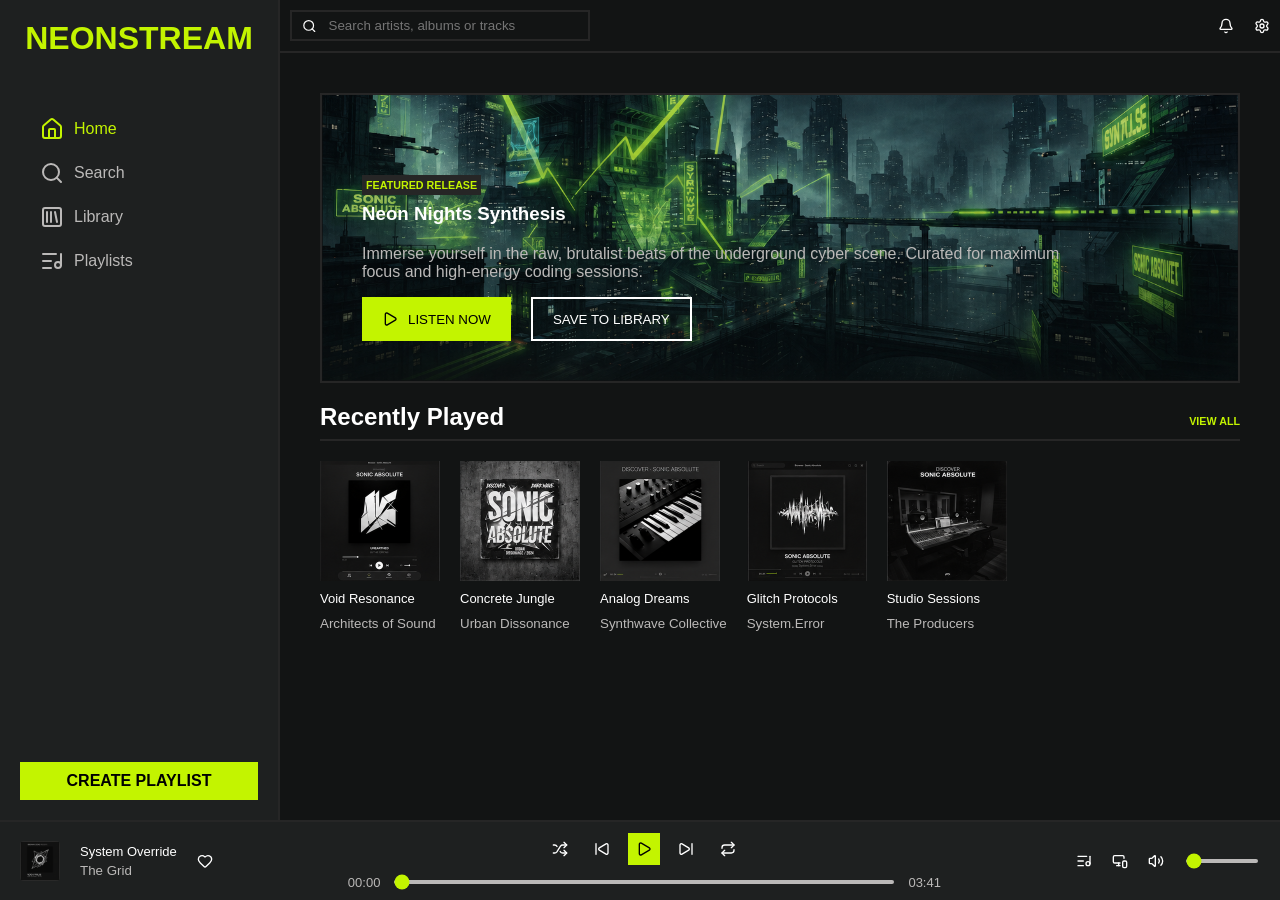
<file: index.html>
<!doctype html>
<html lang="en">
  <head>
    <meta charset="UTF-8" />
    <meta name="viewport" content="width=device-width, initial-scale=1.0" />
    <title>Music Streaming UI</title>
    <link rel="stylesheet" href="styles.css" />
  </head>
  <body>
    <main>
      <aside>
        <div class="logo">NEONSTREAM</div>
        <nav>
          <a href="#" class="active"
            ><svg
              xmlns="http://www.w3.org/2000/svg"
              width="24"
              height="24"
              viewBox="0 0 24 24"
              fill="none"
              stroke="currentColor"
              stroke-width="2"
              stroke-linecap="round"
              stroke-linejoin="round"
              class="lucide lucide-house-icon lucide-house"
            >
              <path d="M15 21v-8a1 1 0 0 0-1-1h-4a1 1 0 0 0-1 1v8" />
              <path
                d="M3 10a2 2 0 0 1 .709-1.528l7-6a2 2 0 0 1 2.582 0l7 6A2 2 0 0 1 21 10v9a2 2 0 0 1-2 2H5a2 2 0 0 1-2-2z"
              />
            </svg>
            Home</a
          >
          <a href="#"
            ><svg
              xmlns="http://www.w3.org/2000/svg"
              width="24"
              height="24"
              viewBox="0 0 24 24"
              fill="none"
              stroke="currentColor"
              stroke-width="2"
              stroke-linecap="round"
              stroke-linejoin="round"
              class="lucide lucide-search-icon lucide-search"
            >
              <path d="m21 21-4.34-4.34" />
              <circle cx="11" cy="11" r="8" />
            </svg>
            Search</a
          >
          <a href="#"
            ><svg
              xmlns="http://www.w3.org/2000/svg"
              width="24"
              height="24"
              viewBox="0 0 24 24"
              fill="none"
              stroke="currentColor"
              stroke-width="2"
              stroke-linecap="round"
              stroke-linejoin="round"
              class="lucide lucide-square-library-icon lucide-square-library"
            >
              <rect width="18" height="18" x="3" y="3" rx="2" />
              <path d="M7 7v10" />
              <path d="M11 7v10" />
              <path d="m15 7 2 10" />
            </svg>
            Library</a
          >
          <a href="#"
            ><svg
              xmlns="http://www.w3.org/2000/svg"
              width="24"
              height="24"
              viewBox="0 0 24 24"
              fill="none"
              stroke="currentColor"
              stroke-width="2"
              stroke-linecap="round"
              stroke-linejoin="round"
              class="lucide lucide-list-music-icon lucide-list-music"
            >
              <path d="M16 5H3" />
              <path d="M11 12H3" />
              <path d="M11 19H3" />
              <path d="M21 16V5" />
              <circle cx="18" cy="16" r="3" />
            </svg>
            Playlists</a
          >
        </nav>
        <button class="playlist-btn">CREATE PLAYLIST</button>
      </aside>
      <section>
        <header>
          <div class="search-bar">
            <svg
              xmlns="http://www.w3.org/2000/svg"
              width="24"
              height="24"
              viewBox="0 0 24 24"
              fill="none"
              stroke="currentColor"
              stroke-width="2"
              stroke-linecap="round"
              stroke-linejoin="round"
              class="lucide lucide-search-icon lucide-search"
            >
              <path d="m21 21-4.34-4.34" />
              <circle cx="11" cy="11" r="8" />
            </svg>
            <input type="text" placeholder="Search artists, albums or tracks" />
          </div>
          <div>
            <svg
              xmlns="http://www.w3.org/2000/svg"
              width="24"
              height="24"
              viewBox="0 0 24 24"
              fill="none"
              stroke="currentColor"
              stroke-width="2"
              stroke-linecap="round"
              stroke-linejoin="round"
              class="lucide lucide-bell-icon lucide-bell"
            >
              <path d="M10.268 21a2 2 0 0 0 3.464 0" />
              <path
                d="M3.262 15.326A1 1 0 0 0 4 17h16a1 1 0 0 0 .74-1.673C19.41 13.956 18 12.499 18 8A6 6 0 0 0 6 8c0 4.499-1.411 5.956-2.738 7.326"
              />
            </svg>
            <svg
              xmlns="http://www.w3.org/2000/svg"
              width="24"
              height="24"
              viewBox="0 0 24 24"
              fill="none"
              stroke="currentColor"
              stroke-width="2"
              stroke-linecap="round"
              stroke-linejoin="round"
              class="lucide lucide-settings-icon lucide-settings"
            >
              <path
                d="M9.671 4.136a2.34 2.34 0 0 1 4.659 0 2.34 2.34 0 0 0 3.319 1.915 2.34 2.34 0 0 1 2.33 4.033 2.34 2.34 0 0 0 0 3.831 2.34 2.34 0 0 1-2.33 4.033 2.34 2.34 0 0 0-3.319 1.915 2.34 2.34 0 0 1-4.659 0 2.34 2.34 0 0 0-3.32-1.915 2.34 2.34 0 0 1-2.33-4.033 2.34 2.34 0 0 0 0-3.831A2.34 2.34 0 0 1 6.35 6.051a2.34 2.34 0 0 0 3.319-1.915"
              />
              <circle cx="12" cy="12" r="3" />
            </svg>
          </div>
        </header>
        <div class="page">
          <section class="hero">
            <div>
              <h6>FEATURED RELEASE</h6>
              <h1>Neon Nights Synthesis</h1>
              <p>
                Immerse yourself in the raw, brutalist beats of the underground
                cyber scene. Curated for maximum focus and high-energy coding
                sessions.
              </p>
              <div class="buttons">
                <button class="primary">
                  <svg
                    xmlns="http://www.w3.org/2000/svg"
                    width="24"
                    height="24"
                    viewBox="0 0 24 24"
                    fill="none"
                    stroke="currentColor"
                    stroke-width="2"
                    stroke-linecap="round"
                    stroke-linejoin="round"
                    class="lucide lucide-play-icon lucide-play"
                  >
                    <path
                      d="M5 5a2 2 0 0 1 3.008-1.728l11.997 6.998a2 2 0 0 1 .003 3.458l-12 7A2 2 0 0 1 5 19z"
                    />
                  </svg>
                  LISTEN NOW
                </button>
                <button>SAVE TO LIBRARY</button>
              </div>
            </div>
          </section>
          <section class="recently-played">
            <div class="header">
              <h2>Recently Played</h2>
              <h6>VIEW ALL</h6>
            </div>
            <div class="cards">
              <div>
                <img src="./images/music-01.png" alt="Music 1 Cover" />
                <div class="title">Void Resonance</div>
                <div class="artist">Architects of Sound</div>
              </div>
              <div>
                <img src="./images/music-02.png" alt="Music 2 Cover" />
                <div class="title">Concrete Jungle</div>
                <div class="artist">Urban Dissonance</div>
              </div>
              <div>
                <img src="./images/music-03.png" alt="Music 3 Cover" />
                <div class="title">Analog Dreams</div>
                <div class="artist">Synthwave Collective</div>
              </div>
              <div>
                <img src="./images/music-04.png" alt="Music 4 Cover" />
                <div class="title">Glitch Protocols</div>
                <div class="artist">System.Error</div>
              </div>
              <div>
                <img src="./images/music-05.png" alt="Music 5 Cover" />
                <div class="title">Studio Sessions</div>
                <div class="artist">The Producers</div>
              </div>
            </div>
          </section>
        </div>
      </section>
      <footer>
        <div class="music-info">
          <img src="./images/nowplaying.png" alt="Album Cover" />
          <div>
            <div class="title">System Override</div>
            <div class="artist">The Grid</div>
          </div>
          <svg
            xmlns="http://www.w3.org/2000/svg"
            width="24"
            height="24"
            viewBox="0 0 24 24"
            fill="none"
            stroke="currentColor"
            stroke-width="2"
            stroke-linecap="round"
            stroke-linejoin="round"
            class="lucide lucide-heart-icon lucide-heart"
          >
            <path
              d="M2 9.5a5.5 5.5 0 0 1 9.591-3.676.56.56 0 0 0 .818 0A5.49 5.49 0 0 1 22 9.5c0 2.29-1.5 4-3 5.5l-5.492 5.313a2 2 0 0 1-3 .019L5 15c-1.5-1.5-3-3.2-3-5.5"
            />
          </svg>
        </div>
        <div class="control-btns">
          <div class="buttons">
            <button>
              <svg
                xmlns="http://www.w3.org/2000/svg"
                width="24"
                height="24"
                viewBox="0 0 24 24"
                fill="none"
                stroke="currentColor"
                stroke-width="2"
                stroke-linecap="round"
                stroke-linejoin="round"
                class="lucide lucide-shuffle-icon lucide-shuffle"
              >
                <path d="m18 14 4 4-4 4" />
                <path d="m18 2 4 4-4 4" />
                <path
                  d="M2 18h1.973a4 4 0 0 0 3.3-1.7l5.454-8.6a4 4 0 0 1 3.3-1.7H22"
                />
                <path d="M2 6h1.972a4 4 0 0 1 3.6 2.2" />
                <path d="M22 18h-6.041a4 4 0 0 1-3.3-1.8l-.359-.45" />
              </svg>
            </button>
            <button>
              <svg
                xmlns="http://www.w3.org/2000/svg"
                width="24"
                height="24"
                viewBox="0 0 24 24"
                fill="none"
                stroke="currentColor"
                stroke-width="2"
                stroke-linecap="round"
                stroke-linejoin="round"
                class="lucide lucide-skip-back-icon lucide-skip-back"
              >
                <path
                  d="M17.971 4.285A2 2 0 0 1 21 6v12a2 2 0 0 1-3.029 1.715l-9.997-5.998a2 2 0 0 1-.003-3.432z"
                />
                <path d="M3 20V4" />
              </svg>
            </button>
            <button class="play-btn">
              <svg
                xmlns="http://www.w3.org/2000/svg"
                width="24"
                height="24"
                viewBox="0 0 24 24"
                fill="none"
                stroke="currentColor"
                stroke-width="2"
                stroke-linecap="round"
                stroke-linejoin="round"
                class="lucide lucide-play-icon lucide-play"
              >
                <path
                  d="M5 5a2 2 0 0 1 3.008-1.728l11.997 6.998a2 2 0 0 1 .003 3.458l-12 7A2 2 0 0 1 5 19z"
                />
              </svg>
            </button>
            <button>
              <svg
                xmlns="http://www.w3.org/2000/svg"
                width="24"
                height="24"
                viewBox="0 0 24 24"
                fill="none"
                stroke="currentColor"
                stroke-width="2"
                stroke-linecap="round"
                stroke-linejoin="round"
                class="lucide lucide-skip-forward-icon lucide-skip-forward"
              >
                <path d="M21 4v16" />
                <path
                  d="M6.029 4.285A2 2 0 0 0 3 6v12a2 2 0 0 0 3.029 1.715l9.997-5.998a2 2 0 0 0 .003-3.432z"
                />
              </svg>
            </button>
            <button>
              <svg
                xmlns="http://www.w3.org/2000/svg"
                width="24"
                height="24"
                viewBox="0 0 24 24"
                fill="none"
                stroke="currentColor"
                stroke-width="2"
                stroke-linecap="round"
                stroke-linejoin="round"
                class="lucide lucide-repeat-icon lucide-repeat"
              >
                <path d="m17 2 4 4-4 4" />
                <path d="M3 11v-1a4 4 0 0 1 4-4h14" />
                <path d="m7 22-4-4 4-4" />
                <path d="M21 13v1a4 4 0 0 1-4 4H3" />
              </svg>
            </button>
          </div>
          <div class="duration">
            00:00
            <input
              class="progress-bar"
              type="range"
              min="0"
              max="100"
              value="0"
            />
            03:41
          </div>
        </div>
        <div class="volume">
          <svg
            xmlns="http://www.w3.org/2000/svg"
            width="24"
            height="24"
            viewBox="0 0 24 24"
            fill="none"
            stroke="currentColor"
            stroke-width="2"
            stroke-linecap="round"
            stroke-linejoin="round"
            class="lucide lucide-list-music-icon lucide-list-music"
          >
            <path d="M16 5H3" />
            <path d="M11 12H3" />
            <path d="M11 19H3" />
            <path d="M21 16V5" />
            <circle cx="18" cy="16" r="3" />
          </svg>
          <svg
            xmlns="http://www.w3.org/2000/svg"
            width="24"
            height="24"
            viewBox="0 0 24 24"
            fill="none"
            stroke="currentColor"
            stroke-width="2"
            stroke-linecap="round"
            stroke-linejoin="round"
            class="lucide lucide-monitor-smartphone-icon lucide-monitor-smartphone"
          >
            <path d="M18 8V6a2 2 0 0 0-2-2H4a2 2 0 0 0-2 2v7a2 2 0 0 0 2 2h8" />
            <path d="M10 19v-3.96 3.15" />
            <path d="M7 19h5" />
            <rect width="6" height="10" x="16" y="12" rx="2" />
          </svg>
          <svg
            xmlns="http://www.w3.org/2000/svg"
            width="24"
            height="24"
            viewBox="0 0 24 24"
            fill="none"
            stroke="currentColor"
            stroke-width="2"
            stroke-linecap="round"
            stroke-linejoin="round"
            class="lucide lucide-volume2-icon lucide-volume-2"
          >
            <path
              d="M11 4.702a.705.705 0 0 0-1.203-.498L6.413 7.587A1.4 1.4 0 0 1 5.416 8H3a1 1 0 0 0-1 1v6a1 1 0 0 0 1 1h2.416a1.4 1.4 0 0 1 .997.413l3.383 3.384A.705.705 0 0 0 11 19.298z"
            />
            <path d="M16 9a5 5 0 0 1 0 6" />
            <path d="M19.364 18.364a9 9 0 0 0 0-12.728" />
          </svg>
          <input class="volume-bar" type="range" min="0" max="100" value="0" />
        </div>
      </footer>
    </main>
  </body>
</html>
</file>
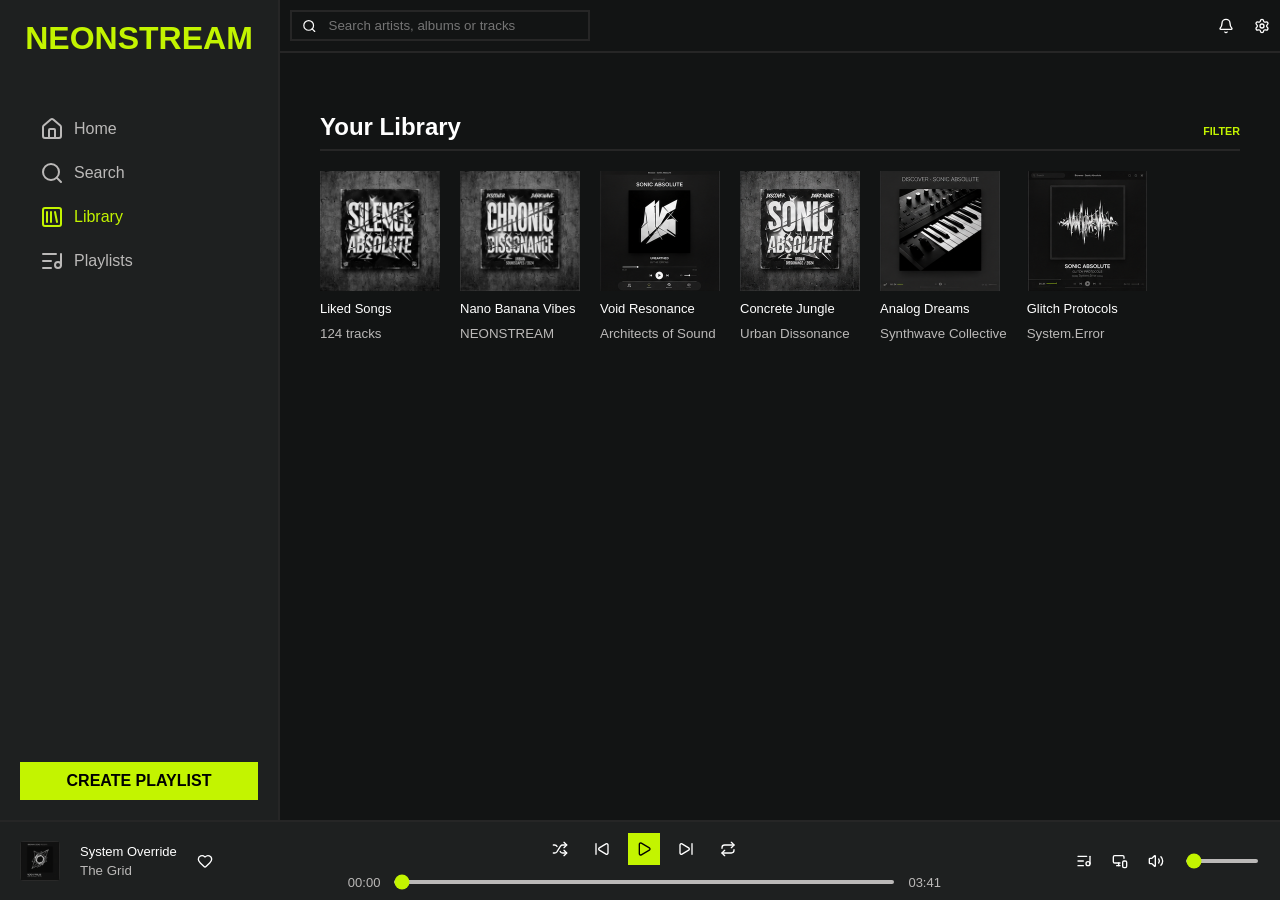
<file: library.html>
<!doctype html>
<html lang="en">
  <head>
    <meta charset="UTF-8" />
    <meta name="viewport" content="width=device-width, initial-scale=1.0" />
    <title>Music Streaming UI</title>
    <link rel="stylesheet" href="styles.css" />
  </head>
  <body>
    <main>
      <aside>
        <div class="logo">NEONSTREAM</div>
        <nav>
          <a href="index.html"
            ><svg
              xmlns="http://www.w3.org/2000/svg"
              width="24"
              height="24"
              viewBox="0 0 24 24"
              fill="none"
              stroke="currentColor"
              stroke-width="2"
              stroke-linecap="round"
              stroke-linejoin="round"
              class="lucide lucide-house-icon lucide-house"
            >
              <path d="M15 21v-8a1 1 0 0 0-1-1h-4a1 1 0 0 0-1 1v8" />
              <path
                d="M3 10a2 2 0 0 1 .709-1.528l7-6a2 2 0 0 1 2.582 0l7 6A2 2 0 0 1 21 10v9a2 2 0 0 1-2 2H5a2 2 0 0 1-2-2z"
              />
            </svg>
            Home</a
          >
          <a href="#"
            ><svg
              xmlns="http://www.w3.org/2000/svg"
              width="24"
              height="24"
              viewBox="0 0 24 24"
              fill="none"
              stroke="currentColor"
              stroke-width="2"
              stroke-linecap="round"
              stroke-linejoin="round"
              class="lucide lucide-search-icon lucide-search"
            >
              <path d="m21 21-4.34-4.34" />
              <circle cx="11" cy="11" r="8" />
            </svg>
            Search</a
          >
          <a href="library.html" class="active"
            ><svg
              xmlns="http://www.w3.org/2000/svg"
              width="24"
              height="24"
              viewBox="0 0 24 24"
              fill="none"
              stroke="currentColor"
              stroke-width="2"
              stroke-linecap="round"
              stroke-linejoin="round"
              class="lucide lucide-square-library-icon lucide-square-library"
            >
              <rect width="18" height="18" x="3" y="3" rx="2" />
              <path d="M7 7v10" />
              <path d="M11 7v10" />
              <path d="m15 7 2 10" />
            </svg>
            Library</a
          >
          <a href="playlists.html"
            ><svg
              xmlns="http://www.w3.org/2000/svg"
              width="24"
              height="24"
              viewBox="0 0 24 24"
              fill="none"
              stroke="currentColor"
              stroke-width="2"
              stroke-linecap="round"
              stroke-linejoin="round"
              class="lucide lucide-list-music-icon lucide-list-music"
            >
              <path d="M16 5H3" />
              <path d="M11 12H3" />
              <path d="M11 19H3" />
              <path d="M21 16V5" />
              <circle cx="18" cy="16" r="3" />
            </svg>
            Playlists</a
          >
        </nav>
        <button class="playlist-btn">CREATE PLAYLIST</button>
      </aside>
      <section>
        <header>
          <div class="search-bar">
            <svg
              xmlns="http://www.w3.org/2000/svg"
              width="24"
              height="24"
              viewBox="0 0 24 24"
              fill="none"
              stroke="currentColor"
              stroke-width="2"
              stroke-linecap="round"
              stroke-linejoin="round"
              class="lucide lucide-search-icon lucide-search"
            >
              <path d="m21 21-4.34-4.34" />
              <circle cx="11" cy="11" r="8" />
            </svg>
            <input type="text" placeholder="Search artists, albums or tracks" />
          </div>
          <div>
            <svg
              xmlns="http://www.w3.org/2000/svg"
              width="24"
              height="24"
              viewBox="0 0 24 24"
              fill="none"
              stroke="currentColor"
              stroke-width="2"
              stroke-linecap="round"
              stroke-linejoin="round"
              class="lucide lucide-bell-icon lucide-bell"
            >
              <path d="M10.268 21a2 2 0 0 0 3.464 0" />
              <path
                d="M3.262 15.326A1 1 0 0 0 4 17h16a1 1 0 0 0 .74-1.673C19.41 13.956 18 12.499 18 8A6 6 0 0 0 6 8c0 4.499-1.411 5.956-2.738 7.326"
              />
            </svg>
            <svg
              xmlns="http://www.w3.org/2000/svg"
              width="24"
              height="24"
              viewBox="0 0 24 24"
              fill="none"
              stroke="currentColor"
              stroke-width="2"
              stroke-linecap="round"
              stroke-linejoin="round"
              class="lucide lucide-settings-icon lucide-settings"
            >
              <path
                d="M9.671 4.136a2.34 2.34 0 0 1 4.659 0 2.34 2.34 0 0 0 3.319 1.915 2.34 2.34 0 0 1 2.33 4.033 2.34 2.34 0 0 0 0 3.831 2.34 2.34 0 0 1-2.33 4.033 2.34 2.34 0 0 0-3.319 1.915 2.34 2.34 0 0 1-4.659 0 2.34 2.34 0 0 0-3.32-1.915 2.34 2.34 0 0 1-2.33-4.033 2.34 2.34 0 0 0 0-3.831A2.34 2.34 0 0 1 6.35 6.051a2.34 2.34 0 0 0 3.319-1.915"
              />
              <circle cx="12" cy="12" r="3" />
            </svg>
          </div>
        </header>
        <div class="page">
          <section class="recently-played">
            <div class="header">
              <h2>Your Library</h2>
              <h6>FILTER</h6>
            </div>
            <div class="cards" style="flex-wrap: wrap;">
              <div>
                <img src="./images/library_cover.png" alt="Liked Songs" />
                <div class="title">Liked Songs</div>
                <div class="artist">124 tracks</div>
              </div>
              <div>
                <img src="./images/music_cover.png" alt="Nano Banana Vibes" />
                <div class="title">Nano Banana Vibes</div>
                <div class="artist">NEONSTREAM</div>
              </div>
              <div>
                <img src="./images/music-01.png" alt="Music 1 Cover" />
                <div class="title">Void Resonance</div>
                <div class="artist">Architects of Sound</div>
              </div>
              <div>
                <img src="./images/music-02.png" alt="Music 2 Cover" />
                <div class="title">Concrete Jungle</div>
                <div class="artist">Urban Dissonance</div>
              </div>
              <div>
                <img src="./images/music-03.png" alt="Music 3 Cover" />
                <div class="title">Analog Dreams</div>
                <div class="artist">Synthwave Collective</div>
              </div>
              <div>
                <img src="./images/music-04.png" alt="Music 4 Cover" />
                <div class="title">Glitch Protocols</div>
                <div class="artist">System.Error</div>
              </div>
            </div>
          </section>
        </div>
      </section>
      <footer>
        <div class="music-info">
          <img src="./images/nowplaying.png" alt="Album Cover" />
          <div>
            <div class="title">System Override</div>
            <div class="artist">The Grid</div>
          </div>
          <svg
            xmlns="http://www.w3.org/2000/svg"
            width="24"
            height="24"
            viewBox="0 0 24 24"
            fill="none"
            stroke="currentColor"
            stroke-width="2"
            stroke-linecap="round"
            stroke-linejoin="round"
            class="lucide lucide-heart-icon lucide-heart"
          >
            <path
              d="M2 9.5a5.5 5.5 0 0 1 9.591-3.676.56.56 0 0 0 .818 0A5.49 5.49 0 0 1 22 9.5c0 2.29-1.5 4-3 5.5l-5.492 5.313a2 2 0 0 1-3 .019L5 15c-1.5-1.5-3-3.2-3-5.5"
            />
          </svg>
        </div>
        <div class="control-btns">
          <div class="buttons">
            <button>
              <svg
                xmlns="http://www.w3.org/2000/svg"
                width="24"
                height="24"
                viewBox="0 0 24 24"
                fill="none"
                stroke="currentColor"
                stroke-width="2"
                stroke-linecap="round"
                stroke-linejoin="round"
                class="lucide lucide-shuffle-icon lucide-shuffle"
              >
                <path d="m18 14 4 4-4 4" />
                <path d="m18 2 4 4-4 4" />
                <path
                  d="M2 18h1.973a4 4 0 0 0 3.3-1.7l5.454-8.6a4 4 0 0 1 3.3-1.7H22"
                />
                <path d="M2 6h1.972a4 4 0 0 1 3.6 2.2" />
                <path d="M22 18h-6.041a4 4 0 0 1-3.3-1.8l-.359-.45" />
              </svg>
            </button>
            <button>
              <svg
                xmlns="http://www.w3.org/2000/svg"
                width="24"
                height="24"
                viewBox="0 0 24 24"
                fill="none"
                stroke="currentColor"
                stroke-width="2"
                stroke-linecap="round"
                stroke-linejoin="round"
                class="lucide lucide-skip-back-icon lucide-skip-back"
              >
                <path
                  d="M17.971 4.285A2 2 0 0 1 21 6v12a2 2 0 0 1-3.029 1.715l-9.997-5.998a2 2 0 0 1-.003-3.432z"
                />
                <path d="M3 20V4" />
              </svg>
            </button>
            <button class="play-btn">
              <svg
                xmlns="http://www.w3.org/2000/svg"
                width="24"
                height="24"
                viewBox="0 0 24 24"
                fill="none"
                stroke="currentColor"
                stroke-width="2"
                stroke-linecap="round"
                stroke-linejoin="round"
                class="lucide lucide-play-icon lucide-play"
              >
                <path
                  d="M5 5a2 2 0 0 1 3.008-1.728l11.997 6.998a2 2 0 0 1 .003 3.458l-12 7A2 2 0 0 1 5 19z"
                />
              </svg>
            </button>
            <button>
              <svg
                xmlns="http://www.w3.org/2000/svg"
                width="24"
                height="24"
                viewBox="0 0 24 24"
                fill="none"
                stroke="currentColor"
                stroke-width="2"
                stroke-linecap="round"
                stroke-linejoin="round"
                class="lucide lucide-skip-forward-icon lucide-skip-forward"
              >
                <path d="M21 4v16" />
                <path
                  d="M6.029 4.285A2 2 0 0 0 3 6v12a2 2 0 0 0 3.029 1.715l9.997-5.998a2 2 0 0 0 .003-3.432z"
                />
              </svg>
            </button>
            <button>
              <svg
                xmlns="http://www.w3.org/2000/svg"
                width="24"
                height="24"
                viewBox="0 0 24 24"
                fill="none"
                stroke="currentColor"
                stroke-width="2"
                stroke-linecap="round"
                stroke-linejoin="round"
                class="lucide lucide-repeat-icon lucide-repeat"
              >
                <path d="m17 2 4 4-4 4" />
                <path d="M3 11v-1a4 4 0 0 1 4-4h14" />
                <path d="m7 22-4-4 4-4" />
                <path d="M21 13v1a4 4 0 0 1-4 4H3" />
              </svg>
            </button>
          </div>
          <div class="duration">
            00:00
            <input
              class="progress-bar"
              type="range"
              min="0"
              max="100"
              value="0"
            />
            03:41
          </div>
        </div>
        <div class="volume">
          <svg
            xmlns="http://www.w3.org/2000/svg"
            width="24"
            height="24"
            viewBox="0 0 24 24"
            fill="none"
            stroke="currentColor"
            stroke-width="2"
            stroke-linecap="round"
            stroke-linejoin="round"
            class="lucide lucide-list-music-icon lucide-list-music"
          >
            <path d="M16 5H3" />
            <path d="M11 12H3" />
            <path d="M11 19H3" />
            <path d="M21 16V5" />
            <circle cx="18" cy="16" r="3" />
          </svg>
          <svg
            xmlns="http://www.w3.org/2000/svg"
            width="24"
            height="24"
            viewBox="0 0 24 24"
            fill="none"
            stroke="currentColor"
            stroke-width="2"
            stroke-linecap="round"
            stroke-linejoin="round"
            class="lucide lucide-monitor-smartphone-icon lucide-monitor-smartphone"
          >
            <path d="M18 8V6a2 2 0 0 0-2-2H4a2 2 0 0 0-2 2v7a2 2 0 0 0 2 2h8" />
            <path d="M10 19v-3.96 3.15" />
            <path d="M7 19h5" />
            <rect width="6" height="10" x="16" y="12" rx="2" />
          </svg>
          <svg
            xmlns="http://www.w3.org/2000/svg"
            width="24"
            height="24"
            viewBox="0 0 24 24"
            fill="none"
            stroke="currentColor"
            stroke-width="2"
            stroke-linecap="round"
            stroke-linejoin="round"
            class="lucide lucide-volume2-icon lucide-volume-2"
          >
            <path
              d="M11 4.702a.705.705 0 0 0-1.203-.498L6.413 7.587A1.4 1.4 0 0 1 5.416 8H3a1 1 0 0 0-1 1v6a1 1 0 0 0 1 1h2.416a1.4 1.4 0 0 1 .997.413l3.383 3.384A.705.705 0 0 0 11 19.298z"
            />
            <path d="M16 9a5 5 0 0 1 0 6" />
            <path d="M19.364 18.364a9 9 0 0 0 0-12.728" />
          </svg>
          <input class="volume-bar" type="range" min="0" max="100" value="0" />
        </div>
      </footer>
    </main>
  </body>
</html>
</file>
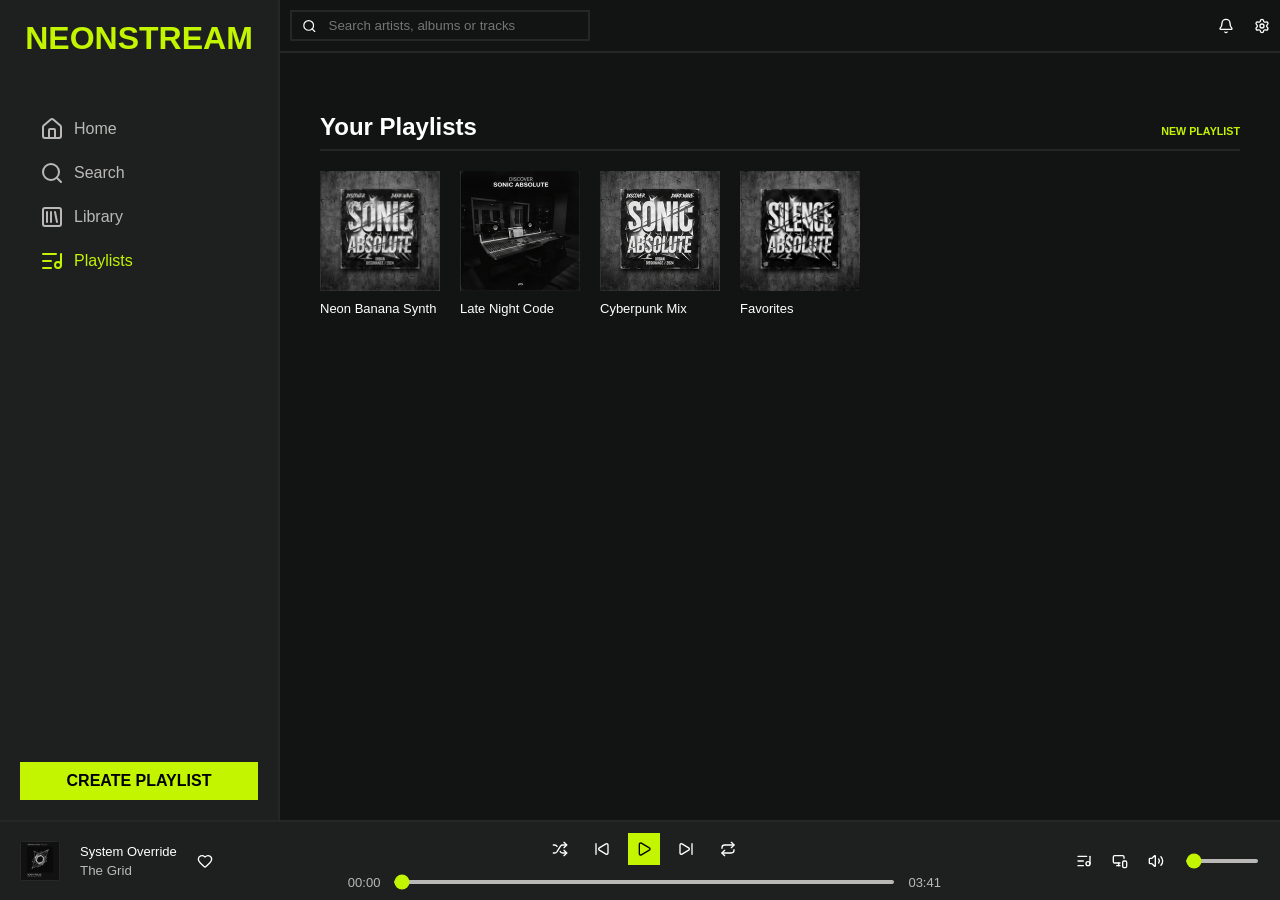
<file: playlists.html>
<!doctype html>
<html lang="en">
  <head>
    <meta charset="UTF-8" />
    <meta name="viewport" content="width=device-width, initial-scale=1.0" />
    <title>Music Streaming UI</title>
    <link rel="stylesheet" href="styles.css" />
  </head>
  <body>
    <main>
      <aside>
        <div class="logo">NEONSTREAM</div>
        <nav>
          <a href="index.html"
            ><svg
              xmlns="http://www.w3.org/2000/svg"
              width="24"
              height="24"
              viewBox="0 0 24 24"
              fill="none"
              stroke="currentColor"
              stroke-width="2"
              stroke-linecap="round"
              stroke-linejoin="round"
              class="lucide lucide-house-icon lucide-house"
            >
              <path d="M15 21v-8a1 1 0 0 0-1-1h-4a1 1 0 0 0-1 1v8" />
              <path
                d="M3 10a2 2 0 0 1 .709-1.528l7-6a2 2 0 0 1 2.582 0l7 6A2 2 0 0 1 21 10v9a2 2 0 0 1-2 2H5a2 2 0 0 1-2-2z"
              />
            </svg>
            Home</a
          >
          <a href="#"
            ><svg
              xmlns="http://www.w3.org/2000/svg"
              width="24"
              height="24"
              viewBox="0 0 24 24"
              fill="none"
              stroke="currentColor"
              stroke-width="2"
              stroke-linecap="round"
              stroke-linejoin="round"
              class="lucide lucide-search-icon lucide-search"
            >
              <path d="m21 21-4.34-4.34" />
              <circle cx="11" cy="11" r="8" />
            </svg>
            Search</a
          >
          <a href="library.html"
            ><svg
              xmlns="http://www.w3.org/2000/svg"
              width="24"
              height="24"
              viewBox="0 0 24 24"
              fill="none"
              stroke="currentColor"
              stroke-width="2"
              stroke-linecap="round"
              stroke-linejoin="round"
              class="lucide lucide-square-library-icon lucide-square-library"
            >
              <rect width="18" height="18" x="3" y="3" rx="2" />
              <path d="M7 7v10" />
              <path d="M11 7v10" />
              <path d="m15 7 2 10" />
            </svg>
            Library</a
          >
          <a href="playlists.html" class="active"
            ><svg
              xmlns="http://www.w3.org/2000/svg"
              width="24"
              height="24"
              viewBox="0 0 24 24"
              fill="none"
              stroke="currentColor"
              stroke-width="2"
              stroke-linecap="round"
              stroke-linejoin="round"
              class="lucide lucide-list-music-icon lucide-list-music"
            >
              <path d="M16 5H3" />
              <path d="M11 12H3" />
              <path d="M11 19H3" />
              <path d="M21 16V5" />
              <circle cx="18" cy="16" r="3" />
            </svg>
            Playlists</a
          >
        </nav>
        <button class="playlist-btn">CREATE PLAYLIST</button>
      </aside>
      <section>
        <header>
          <div class="search-bar">
            <svg
              xmlns="http://www.w3.org/2000/svg"
              width="24"
              height="24"
              viewBox="0 0 24 24"
              fill="none"
              stroke="currentColor"
              stroke-width="2"
              stroke-linecap="round"
              stroke-linejoin="round"
              class="lucide lucide-search-icon lucide-search"
            >
              <path d="m21 21-4.34-4.34" />
              <circle cx="11" cy="11" r="8" />
            </svg>
            <input type="text" placeholder="Search artists, albums or tracks" />
          </div>
          <div>
            <svg
              xmlns="http://www.w3.org/2000/svg"
              width="24"
              height="24"
              viewBox="0 0 24 24"
              fill="none"
              stroke="currentColor"
              stroke-width="2"
              stroke-linecap="round"
              stroke-linejoin="round"
              class="lucide lucide-bell-icon lucide-bell"
            >
              <path d="M10.268 21a2 2 0 0 0 3.464 0" />
              <path
                d="M3.262 15.326A1 1 0 0 0 4 17h16a1 1 0 0 0 .74-1.673C19.41 13.956 18 12.499 18 8A6 6 0 0 0 6 8c0 4.499-1.411 5.956-2.738 7.326"
              />
            </svg>
            <svg
              xmlns="http://www.w3.org/2000/svg"
              width="24"
              height="24"
              viewBox="0 0 24 24"
              fill="none"
              stroke="currentColor"
              stroke-width="2"
              stroke-linecap="round"
              stroke-linejoin="round"
              class="lucide lucide-settings-icon lucide-settings"
            >
              <path
                d="M9.671 4.136a2.34 2.34 0 0 1 4.659 0 2.34 2.34 0 0 0 3.319 1.915 2.34 2.34 0 0 1 2.33 4.033 2.34 2.34 0 0 0 0 3.831 2.34 2.34 0 0 1-2.33 4.033 2.34 2.34 0 0 0-3.319 1.915 2.34 2.34 0 0 1-4.659 0 2.34 2.34 0 0 0-3.32-1.915 2.34 2.34 0 0 1-2.33-4.033 2.34 2.34 0 0 0 0-3.831A2.34 2.34 0 0 1 6.35 6.051a2.34 2.34 0 0 0 3.319-1.915"
              />
              <circle cx="12" cy="12" r="3" />
            </svg>
          </div>
        </header>
        <div class="page">
          <section class="recently-played">
            <div class="header">
              <h2>Your Playlists</h2>
              <h6>NEW PLAYLIST</h6>
            </div>
            <div class="cards" style="flex-wrap: wrap">
              <div>
                <img
                  src="./images/playlist_cover.png"
                  alt="Nano Banana Synth"
                />
                <div class="title">Neon Banana Synth</div>
              </div>
              <div>
                <img src="./images/music-05.png" alt="Late Night Code" />
                <div class="title">Late Night Code</div>
              </div>
              <div>
                <img src="./images/music-02.png" alt="Cyberpunk Mix" />
                <div class="title">Cyberpunk Mix</div>
              </div>
              <div>
                <img src="./images/library_cover.png" alt="Favorites" />
                <div class="title">Favorites</div>
              </div>
            </div>
          </section>
        </div>
      </section>
      <footer>
        <div class="music-info">
          <img src="./images/nowplaying.png" alt="Album Cover" />
          <div>
            <div class="title">System Override</div>
            <div class="artist">The Grid</div>
          </div>
          <svg
            xmlns="http://www.w3.org/2000/svg"
            width="24"
            height="24"
            viewBox="0 0 24 24"
            fill="none"
            stroke="currentColor"
            stroke-width="2"
            stroke-linecap="round"
            stroke-linejoin="round"
            class="lucide lucide-heart-icon lucide-heart"
          >
            <path
              d="M2 9.5a5.5 5.5 0 0 1 9.591-3.676.56.56 0 0 0 .818 0A5.49 5.49 0 0 1 22 9.5c0 2.29-1.5 4-3 5.5l-5.492 5.313a2 2 0 0 1-3 .019L5 15c-1.5-1.5-3-3.2-3-5.5"
            />
          </svg>
        </div>
        <div class="control-btns">
          <div class="buttons">
            <button>
              <svg
                xmlns="http://www.w3.org/2000/svg"
                width="24"
                height="24"
                viewBox="0 0 24 24"
                fill="none"
                stroke="currentColor"
                stroke-width="2"
                stroke-linecap="round"
                stroke-linejoin="round"
                class="lucide lucide-shuffle-icon lucide-shuffle"
              >
                <path d="m18 14 4 4-4 4" />
                <path d="m18 2 4 4-4 4" />
                <path
                  d="M2 18h1.973a4 4 0 0 0 3.3-1.7l5.454-8.6a4 4 0 0 1 3.3-1.7H22"
                />
                <path d="M2 6h1.972a4 4 0 0 1 3.6 2.2" />
                <path d="M22 18h-6.041a4 4 0 0 1-3.3-1.8l-.359-.45" />
              </svg>
            </button>
            <button>
              <svg
                xmlns="http://www.w3.org/2000/svg"
                width="24"
                height="24"
                viewBox="0 0 24 24"
                fill="none"
                stroke="currentColor"
                stroke-width="2"
                stroke-linecap="round"
                stroke-linejoin="round"
                class="lucide lucide-skip-back-icon lucide-skip-back"
              >
                <path
                  d="M17.971 4.285A2 2 0 0 1 21 6v12a2 2 0 0 1-3.029 1.715l-9.997-5.998a2 2 0 0 1-.003-3.432z"
                />
                <path d="M3 20V4" />
              </svg>
            </button>
            <button class="play-btn">
              <svg
                xmlns="http://www.w3.org/2000/svg"
                width="24"
                height="24"
                viewBox="0 0 24 24"
                fill="none"
                stroke="currentColor"
                stroke-width="2"
                stroke-linecap="round"
                stroke-linejoin="round"
                class="lucide lucide-play-icon lucide-play"
              >
                <path
                  d="M5 5a2 2 0 0 1 3.008-1.728l11.997 6.998a2 2 0 0 1 .003 3.458l-12 7A2 2 0 0 1 5 19z"
                />
              </svg>
            </button>
            <button>
              <svg
                xmlns="http://www.w3.org/2000/svg"
                width="24"
                height="24"
                viewBox="0 0 24 24"
                fill="none"
                stroke="currentColor"
                stroke-width="2"
                stroke-linecap="round"
                stroke-linejoin="round"
                class="lucide lucide-skip-forward-icon lucide-skip-forward"
              >
                <path d="M21 4v16" />
                <path
                  d="M6.029 4.285A2 2 0 0 0 3 6v12a2 2 0 0 0 3.029 1.715l9.997-5.998a2 2 0 0 0 .003-3.432z"
                />
              </svg>
            </button>
            <button>
              <svg
                xmlns="http://www.w3.org/2000/svg"
                width="24"
                height="24"
                viewBox="0 0 24 24"
                fill="none"
                stroke="currentColor"
                stroke-width="2"
                stroke-linecap="round"
                stroke-linejoin="round"
                class="lucide lucide-repeat-icon lucide-repeat"
              >
                <path d="m17 2 4 4-4 4" />
                <path d="M3 11v-1a4 4 0 0 1 4-4h14" />
                <path d="m7 22-4-4 4-4" />
                <path d="M21 13v1a4 4 0 0 1-4 4H3" />
              </svg>
            </button>
          </div>
          <div class="duration">
            00:00
            <input
              class="progress-bar"
              type="range"
              min="0"
              max="100"
              value="0"
            />
            03:41
          </div>
        </div>
        <div class="volume">
          <svg
            xmlns="http://www.w3.org/2000/svg"
            width="24"
            height="24"
            viewBox="0 0 24 24"
            fill="none"
            stroke="currentColor"
            stroke-width="2"
            stroke-linecap="round"
            stroke-linejoin="round"
            class="lucide lucide-list-music-icon lucide-list-music"
          >
            <path d="M16 5H3" />
            <path d="M11 12H3" />
            <path d="M11 19H3" />
            <path d="M21 16V5" />
            <circle cx="18" cy="16" r="3" />
          </svg>
          <svg
            xmlns="http://www.w3.org/2000/svg"
            width="24"
            height="24"
            viewBox="0 0 24 24"
            fill="none"
            stroke="currentColor"
            stroke-width="2"
            stroke-linecap="round"
            stroke-linejoin="round"
            class="lucide lucide-monitor-smartphone-icon lucide-monitor-smartphone"
          >
            <path d="M18 8V6a2 2 0 0 0-2-2H4a2 2 0 0 0-2 2v7a2 2 0 0 0 2 2h8" />
            <path d="M10 19v-3.96 3.15" />
            <path d="M7 19h5" />
            <rect width="6" height="10" x="16" y="12" rx="2" />
          </svg>
          <svg
            xmlns="http://www.w3.org/2000/svg"
            width="24"
            height="24"
            viewBox="0 0 24 24"
            fill="none"
            stroke="currentColor"
            stroke-width="2"
            stroke-linecap="round"
            stroke-linejoin="round"
            class="lucide lucide-volume2-icon lucide-volume-2"
          >
            <path
              d="M11 4.702a.705.705 0 0 0-1.203-.498L6.413 7.587A1.4 1.4 0 0 1 5.416 8H3a1 1 0 0 0-1 1v6a1 1 0 0 0 1 1h2.416a1.4 1.4 0 0 1 .997.413l3.383 3.384A.705.705 0 0 0 11 19.298z"
            />
            <path d="M16 9a5 5 0 0 1 0 6" />
            <path d="M19.364 18.364a9 9 0 0 0 0-12.728" />
          </svg>
          <input class="volume-bar" type="range" min="0" max="100" value="0" />
        </div>
      </footer>
    </main>
  </body>
</html>
</file>
<file: styles.css>
* {
  box-sizing: border-box;
}

body {
  margin: 0;
  padding: 0;
  font-family: Arial, sans-serif;
}

main {
  background-color: #121414;
  height: 100vh;
  display: flex;
}

aside {
  background-color: #1e2020;
  width: 280px;
  height: 100%;
  padding: 20px;
  position: relative;
  border-right: 2px solid #262626;
}

section {
  flex: 1;
  overflow-y: auto;
}

section > header {
  display: flex;
  justify-content: space-between;
  align-items: center;
  padding: 10px;
  border-bottom: 2px solid #262626;
}

section > header > div {
  display: flex;
  align-items: center;
  gap: 20px;
}

section > header > div > svg {
  width: 16px;
  height: 16px;
  color: white;
}

.search-bar {
  border: 2px solid #262626;
  padding: 5px 10px;
  width: 300px;
  gap: 10px;
}

section > header > div > input {
  background-color: transparent;
  border: none;
  color: white;
  text-decoration: none;
  width: 100%;
  outline: none;
}

.page {
  padding: 40px;
}

.hero {
  display: flex;
  align-items: baseline;
  gap: 20px;
  border: 2px solid #262626;
  padding: 40px;
  background-image: url("./images/background.png");
  background-size: cover;
  background-position: bottom;
  background-repeat: no-repeat;
}

.hero > div {
  padding-top: 40px;
  width: 720px;
  color: #bbb9b8;
}

.hero > div > h6 {
  background-color: #262626;
  width: fit-content;
  padding: 4px;
  color: #c3f400;
  margin: 0;
}

.hero > div > h1 {
  width: fit-content;
  padding: 4px;
  color: white;
  margin: 4px 0;
  padding-left: 0;
}

.hero > div > .buttons {
  display: flex;
  gap: 20px;
  width: 100%;
  justify-content: flex-start;
}

.hero > div > .buttons > .primary {
  background-color: #c3f400;
  color: #010100;
  border: none;
}

.hero > div > .buttons > .primary > svg {
  color: #010100;
}

.hero > div > .buttons > button {
  display: flex;
  gap: 10px;
  align-items: center;
  border: 2px solid white;
  color: white;
  background-color: transparent;
  padding: 10px 20px;
  cursor: pointer;
  height: 44px;
}

.recently-played {
  display: flex;
  flex-direction: column;
  gap: 20px;
  margin-top: 20px;
  color: white;
}

.recently-played > .header {
  display: flex;
  justify-content: space-between;
  align-items: center;
  border-bottom: 2px solid #262626;
}

.recently-played > .header > h6 {
  display: flex;
  justify-content: space-between;
  align-items: center;
  color: #c3f400;
  margin: 0;
}

.recently-played > .header > h2 {
  margin: 0;
  margin-bottom: 8px;
}

.cards {
  display: flex;
  gap: 20px;
  overflow-x: auto;
  padding-bottom: 20px;
}

.cards > div {
  display: flex;
  flex-direction: column;
  gap: 10px;
}

.cards > div > img {
  width: 120px;
  height: 120px;
  object-fit: cover;
}

.cards > div > .title {
  color: white;
  font-size: small;
}

.cards > div > .artist {
  color: #bbb9b8;
  font-size: smaller;
}

footer {
  display: flex;
  justify-content: space-between;
  align-items: center;
  position: absolute;
  bottom: 0;
  left: 0;
  width: 100%;
  height: 80px;
  border-top: 2px solid #262626;
  background-color: #1e2020;
}

.logo {
  font-size: xx-large;
  width: 100%;
  text-align: center;
  color: #c3f400;
  font-weight: 600;
}

nav {
  display: flex;
  flex-direction: column;
  margin-top: 40px;
  gap: 20px;
  padding: 20px;
}

nav > a.active {
  color: #c3f400;
}

nav > a {
  color: #bbb9b8;
  text-decoration: none;
  display: flex;
  align-items: center;
  gap: 10px;
}

.playlist-btn {
  background-color: #c3f400;
  color: #010100;
  font-size: medium;
  font-weight: 600;
  border: none;
  padding: 10px;
  cursor: pointer;
  position: absolute;
  bottom: 100px;
  left: 20px;
  right: 20px;
}

.duration {
  margin-top: 10px;
  display: flex;
  align-items: center;
  color: #bbb9b8;
  font-size: small;
  gap: 12px;
}

.control-btns {
  display: flex;
  flex-direction: column;
  justify-content: center;
  align-items: center;
}

.buttons {
  display: flex;
  justify-content: center;
  align-items: center;
  gap: 10px;
}

.play-btn {
  background-color: #c3f400 !important;
}

.play-btn > svg {
  color: #010100 !important;
}

.buttons > button {
  background-color: transparent;
  border: none;
  cursor: pointer;
  display: flex;
  justify-content: center;
  align-items: center;
  padding: 8px;
}

.buttons > button > svg {
  width: 16px;
  height: 16px;
  color: white;
}

.volume {
  display: flex;
  align-items: center;
  gap: 20px;
  margin-right: 20px;
}

.volume > svg {
  width: 16px;
  height: 16px;
  color: white;
}

.progress-bar {
  width: 500px;
  height: 4px;
  accent-color: #c3f400;
  background-color: #bbb9b8;
  border: none;
  border-radius: 2px;
  appearance: none;
  cursor: pointer;
}

.volume-bar {
  width: 72px;
  height: 4px;
  accent-color: #c3f400;
  background-color: #bbb9b8;
  border: none;
  border-radius: 2px;
  appearance: none;
  cursor: pointer;
}

.music-info {
  display: flex;
  align-items: center;
  gap: 20px;
  margin-left: 20px;
}

.music-info > img {
  width: 40px;
  height: 40px;
  border-radius: 4px;
}

.music-info > div {
  display: flex;
  flex-direction: column;
  gap: 4px;
}

.music-info > div > .title {
  color: white;
  font-size: small;
}

.music-info > div > .artist {
  color: #bbb9b8;
  font-size: smaller;
}

.music-info > svg {
  width: 16px;
  height: 16px;
  color: white;
}
</file>
